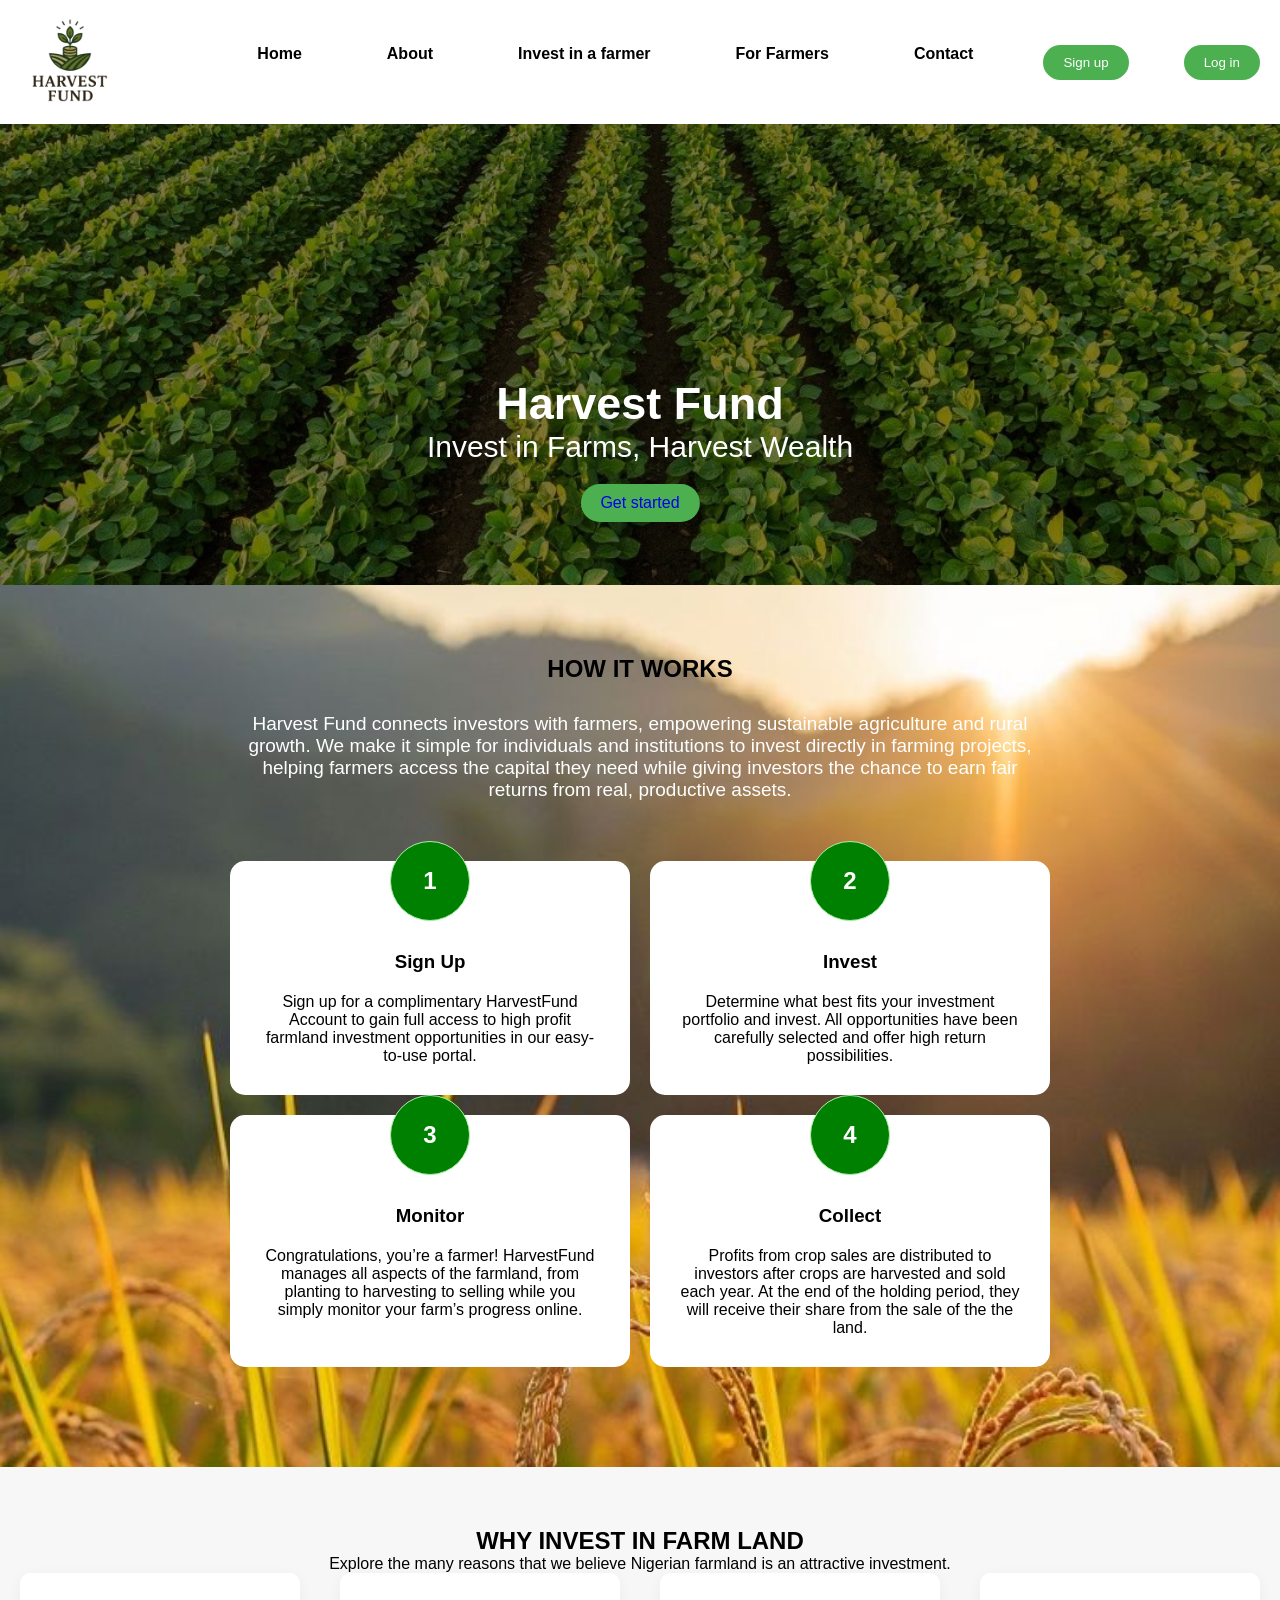
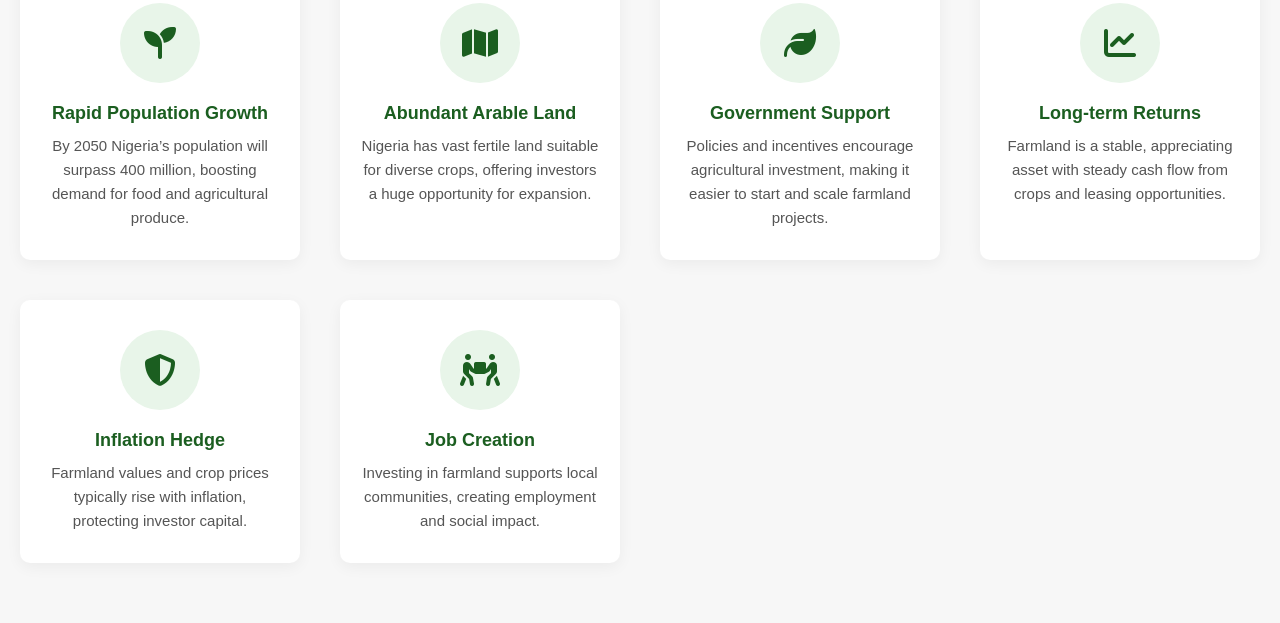
<file: index.html>
<!DOCTYPE html>
<html lang="en">
<head>
    <meta charset="UTF-8">
    <meta name="viewport" content="width=device-width, initial-scale=1.0">
    <link rel="stylesheet" href="./style.css">
    <title>Harvest Fund</title>
</head>
<body>
     <!-- nav-bar starts here -->
<section class="hero-section">
  <nav class="navbar">
    <!-- Logo Left -->
    <div class="logo">
      <a href="index.html">
        <img src="./images/logo.png" alt="harvest-logo">
      </a>
    </div>

    <!-- Hamburger Right -->
    <div class="hamburger" id="hamburger">
      <span></span>
      <span></span>
      <span></span>
    </div>

    <!-- Navigation Links -->
    <ul class="nav-links" id="nav-links">
      <li><a href="index.html">Home</a></li>
      <li><a href="about.html">About</a></li>
      <li><a href="invest.html">Invest in a farmer</a></li>
      <li><a href="For Farmers.html">For Farmers</a></li>
      <li><a href="contact.html">Contact</a></li>
      <li><button class="sign"><a href="./signup.html">Sign up</a></button></li>
      <li><button class="sign"><a href="./login.html">Log in</a></button></li>
    </ul>
  </nav>
</section>



    <!-- nav-bar ends here -->
     <!--hero-section starts here-->
    <section class="hero-section1"> 
       <div class="hero-image">
       <div class="hero-text">
            <h1>Harvest Fund</h1>
            <p>Invest in Farms, Harvest Wealth</p>
            <button><a href="./signup.html">Get started</a></button>
       </div>
       </div>
    </section>  
    <!-- hero-section ends here -->

    <!-- how it works starts here -->
     <section class="how-it-works">
      <div class="context">
      <h1>HOW IT WORKS</h1>
      <p>Harvest Fund connects investors with farmers, empowering sustainable agriculture and rural growth.
         We make it simple for individuals and institutions to invest directly in farming projects, helping farmers access the capital they need
         while giving investors the chance to earn fair returns from real, productive assets.</p>
      </div>
       <section class="how-it-works2">
         <!-- how it works 1-->
      <div class="context2">
         <h2>1</h2>
         <h1>Sign Up</h1>
         <p>Sign up for a complimentary HarvestFund Account to gain full access to high profit farmland investment opportunities
            in our easy-to-use portal.</p>
      </div>
      <!-- how it works 2-->
      <div class="context2">
         <h2>2</h2>
         <h1>Invest</h1>
         <p>Determine what best fits your investment portfolio and invest.
            All opportunities have been carefully selected and offer high return possibilities. </p>
      </div>
      <!-- how it works 3-->
      <div class="context2">
         <h2>3</h2>
         <h1>Monitor</h1>
         <p>Congratulations, you’re a farmer! HarvestFund manages all aspects of the farmland, 
            from planting to harvesting to selling while you simply monitor your farm’s progress online.</p>
      </div>
      <!-- how it works 4-->
      <div class="context2">
         <h2>4</h2>
         <h1>Collect</h1>
         <p>Profits from crop sales are distributed to investors after crops are harvested and sold each year. At the end of the holding period, 
            they will receive their share from the sale of the the land.</p>
      </div>

     </section>
     </section>

      <section class="why-invest">
  <div class="why-invest1">
       <h1>WHY INVEST IN FARM LAND</h1>
       <p>Explore the many reasons that we believe Nigerian farmland is an attractive investment.</p>
      </div>

    <div class="reasons-grid">
      <div class="reason">
        <div class="icon">
          <i class="fas fa-seedling"></i>
        </div>
        <h3>Rapid Population Growth</h3>
        <p>By 2050 Nigeria’s population will surpass 400 million, boosting demand for food and agricultural produce.</p>
      </div>

      <div class="reason">
        <div class="icon">
          <i class="fas fa-map"></i>
        </div>
        <h3>Abundant Arable Land</h3>
        <p>Nigeria has vast fertile land suitable for diverse crops, offering investors a huge opportunity for expansion.</p>
      </div>

      <div class="reason">
        <div class="icon">
          <i class="fas fa-leaf"></i>
        </div>
        <h3>Government Support</h3>
        <p>Policies and incentives encourage agricultural investment, making it easier to start and scale farmland projects.</p>
      </div>

      <div class="reason">
        <div class="icon">
          <i class="fas fa-chart-line"></i>
        </div>
        <h3>Long-term Returns</h3>
        <p>Farmland is a stable, appreciating asset with steady cash flow from crops and leasing opportunities.</p>
      </div>

      <div class="reason">
        <div class="icon">
          <i class="fas fa-shield-alt"></i>
        </div>
        <h3>Inflation Hedge</h3>
        <p>Farmland values and crop prices typically rise with inflation, protecting investor capital.</p>
      </div>

      <div class="reason">
        <div class="icon">
          <i class="fas fa-people-carry"></i>
        </div>
        <h3>Job Creation</h3>
        <p>Investing in farmland supports local communities, creating employment and social impact.</p>
      </div>
    </div>
  </div>
</section>

<!-- Font Awesome -->
<link
  rel="stylesheet"
  href="https://cdnjs.cloudflare.com/ajax/libs/font-awesome/6.5.0/css/all.min.css"
/>


  
    <script src="./script.js"></script>
</body>
</html>
</file>
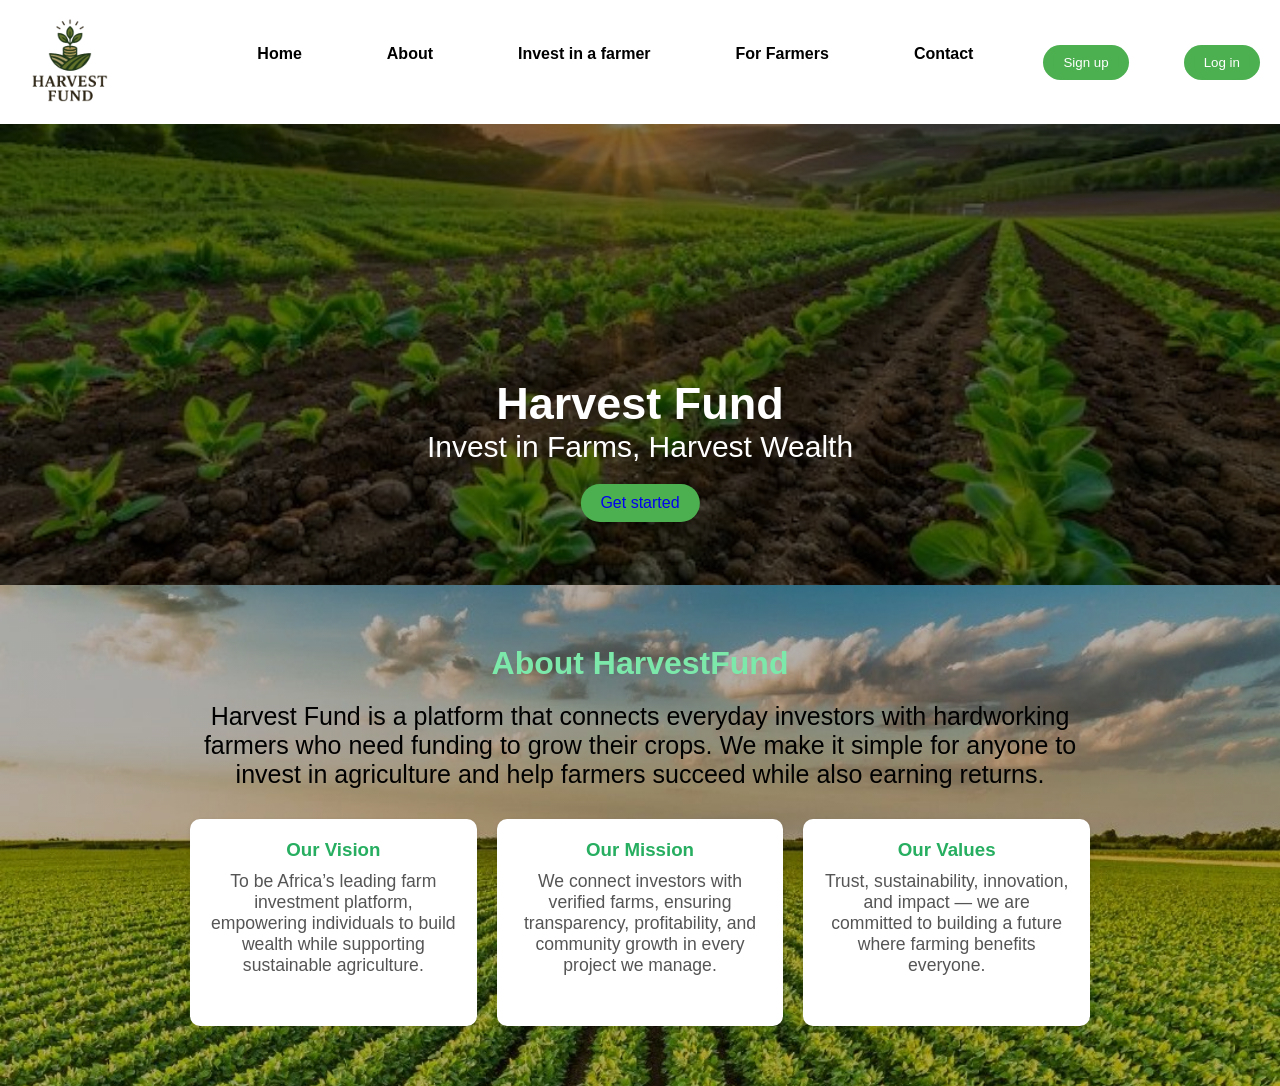
<file: about.html>
<!DOCTYPE html>
<html lang="en">
<head>
    <meta charset="UTF-8">
    <meta name="viewport" content="width=device-width, initial-scale=1.0">
    <link rel="stylesheet" href="./about.css">
    <title>About | HarvestFund </title>
</head>
<body>
  <!-- nav-bar starts here -->
    <section class="hero-section">
     <nav class="navbar">
            <div class="logo">
                <a href="index.html">
            <img src="./images/logo.png"alt="harvest-logo">
            </div>
            </a>
         <ul>
            
            <li><a href="index.html">Home</a></li>
            <li><a href="about.html">About</a></li>
            <li><a href="invest.html">Invest in a farmer</a></li>
            <li><a href="For Farmers.html">For Farmers</a></li>
            <li><a href="contact.html">Contact</a></li>
            <li><button  class="sign"><a href="./signup.html" >Sign up</a></button></li>
            <li><button class="sign"><a href="./login.html">Log in</a></button></li>
         </ul>
    </nav>
    </section>
    <!-- nav-bar ends here -->
     <!--hero-section starts here-->
    <section class="hero-section1"> 
       <div class="hero-image">
       <div class="hero-text">
            <h1>Harvest Fund</h1>
            <p>Invest in Farms, Harvest Wealth</p>
            <button><a href="./signup.html">Get started</a></button>
       </div>
       </div>
    </section>  
    <!-- hero-section ends here -->
    <section id="about">
  <div class="about-container">
    <h2>About HarvestFund</h2>
    
    <div class="about-content">
     Harvest Fund is a platform that connects everyday investors with hardworking farmers 
     who need funding to grow their crops. We make it simple for anyone to invest in agriculture 
     and help farmers succeed
     while also earning returns.
    </p>
    </div>

    <div class="about-cards">
      <div class="about-card">
        <h3>Our Vision</h3>
        <p>
          To be Africa’s leading farm investment platform, empowering individuals to build wealth while supporting sustainable agriculture.
        </p>
      </div>
      <div class="about-card">
        <h3>Our Mission</h3>
        <p>
          We connect investors with verified farms, ensuring transparency, profitability, and community growth in every project we manage.
        </p>
      </div>
      <div class="about-card">
        <h3>Our Values</h3>
        <p>
          Trust, sustainability, innovation, and impact — we are committed to building a future where farming benefits everyone.
        </p>
      </div>
    </div>
  </div>
</section>
</body>
</html>
</file>
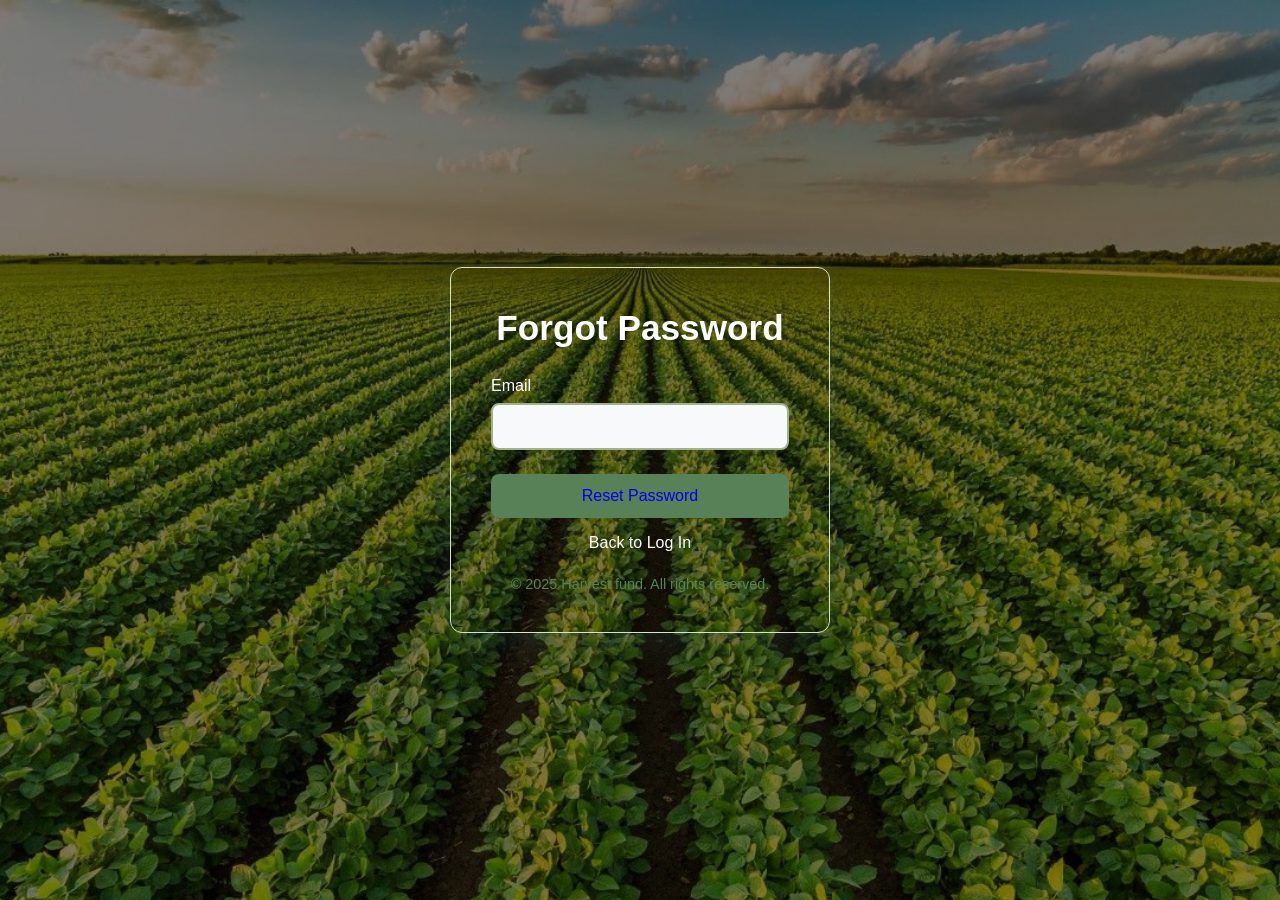
<file: forgot-password.html>
<!DOCTYPE html>
<html lang="en">
<head>
    <meta charset="UTF-8">
    <meta name="viewport" content="width=device-width, initial-scale=1.0">
    <title>Document</title>
    <link rel="stylesheet" href="./forgot-password.css">
</head>
<body>
    <form class="forgot-password">
            <h1>Forgot Password</h1>
            <div class="input-container">
                <label for="email">Email</label>
                <input type="email" id="email" name="email" required>
            </div>
            
            <button type="submit"> <a href="./reset-password.html">Reset Password</a></button>
        
            <div class="links">
                <a href="./login.html">Back to Log In</a>
            </div>
            <div class="footer">
                <p>&copy; 2025 Harvest fund. All rights reserved.</p>
            </div>
            </form>
</body>
</html>
</file>
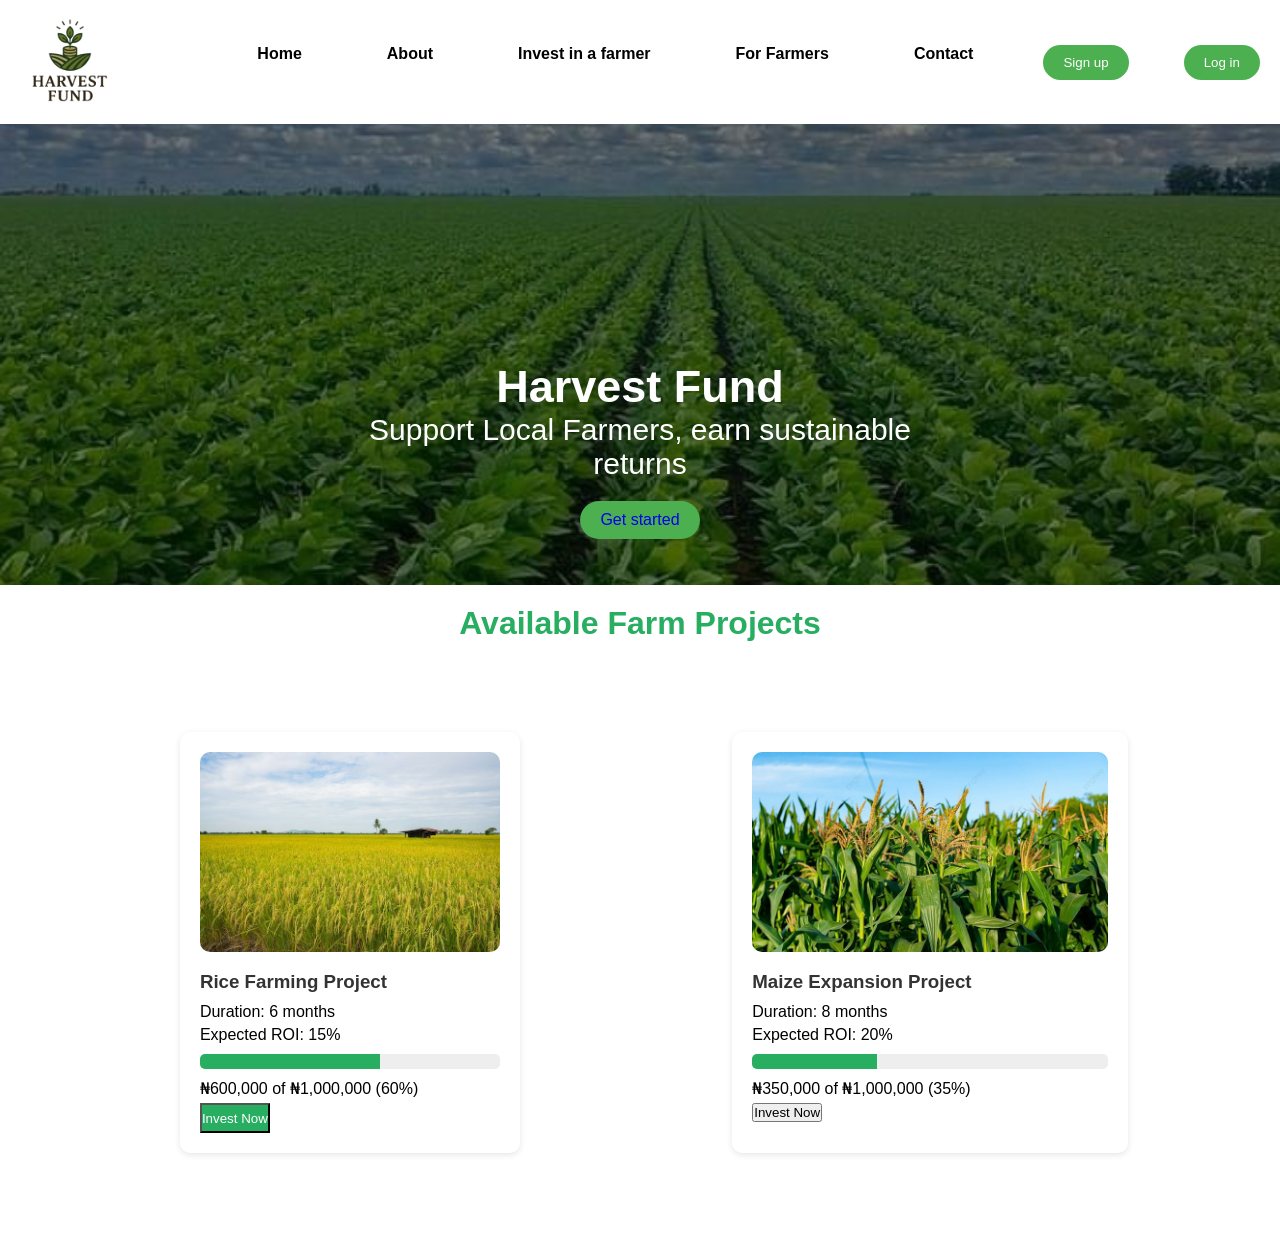
<file: invest.html>
<!DOCTYPE html>
<html lang="en">
<head>
  <meta charset="UTF-8">
  <meta name="viewport" content="width=device-width, initial-scale=1.0">
  <title>Invest in a Farmer | Harvest Fund</title>
  <link rel="stylesheet" href="invest.css">
  <script src="https://js.paystack.co/v1/inline.js"></script>
</head>
<body>

  <!-- NAVBAR -->
   <!-- nav-bar starts here -->
    <section class="hero-section">
     <nav class="navbar">
            <div class="logo">
                <a href="index.html">
            <img src="./images/logo.png"alt="harvest-logo">
            </div>
            </a>
         <ul>
            
            <li><a href="index.html">Home</a></li>
            <li><a href="about.html">About</a></li>
            <li><a href="invest.html">Invest in a farmer</a></li>
            <li><a href="For Farmers.html">For Farmers</a></li>
            <li><a href="contact.html">Contact</a></li>
            <li><button  class="sign"><a href="./signup.html" >Sign up</a></button></li>
            <li><button class="sign"><a href="./login.html">Log in</a></button></li>
         </ul>
    </nav>
    </section>
    <!-- nav-bar ends here -->

    <!--hero-section starts here-->
    <section class="hero-section1"> 
       <div class="hero-image">
       <div class="hero-text">
            <h1>Harvest Fund</h1>
            <p>Support Local Farmers, earn sustainable returns</p>
            <button><a href="./signup.html">Get started</a></button>
       </div>
       </div>
    </section>  
    <!-- hero-section ends here -->

  <!-- FARM LISTINGS -->
  <h2 id="farm-listings">Available Farm Projects</h2>
  <section class="farm-listings">

    <div class="farm-card" data-funded="600000" data-goal="1000000">
      <img src="./images/rice-farm.jpg" class="farm-card-image" alt="Rice Farm">
      <h3>Rice Farming Project</h3>
      <p>Duration: 6 months</p>
      <p>Expected ROI: 15%</p>
      <div class="progress-bar">
        <div class="progress" style="width: 60%"></div>
      </div>
      <p class="funding-text">₦600,000 of ₦1,000,000 (60%)</p>
      <button class="btn-solid-invest-btn">Invest Now</button>
    </div>

    <div class="farm-card" data-funded="350000" data-goal="1000000">
      <img src="./images/maize-farm.jpg" class="farm-card-image" alt="Maize Farm">
      <h3>Maize Expansion Project</h3>
      <p>Duration: 8 months</p>
      <p>Expected ROI: 20%</p>
      <div class="progress-bar">
        <div class="progress" style="width: 35%"></div>
      </div>
      <p class="funding-text">₦350,000 of ₦1,000,000 (35%)</p>
      <button class="btn-solid invest-btn">Invest Now</button>
    </div>
  </section>

  <!-- INVEST MODAL -->
  <div id="invest-modal" class="modal">
    <div class="modal-content">
      <span class="close">&times;</span>
      <h2>Invest in this Project</h2>

      <form id="paymentForm">
        <label>Amount to Invest (₦):</label>
        <input type="number" id="amount" required>

        <label>Email:</label>
        <input type="email" id="email-address" required>

        <label>Full Name:</label>
        <input type="text" id="full-name" required>

        <button type="submit" class="btn-solid">Proceed to Payment</button>
      </form>
    </div>
  </div>
</body>
</html>
</file>
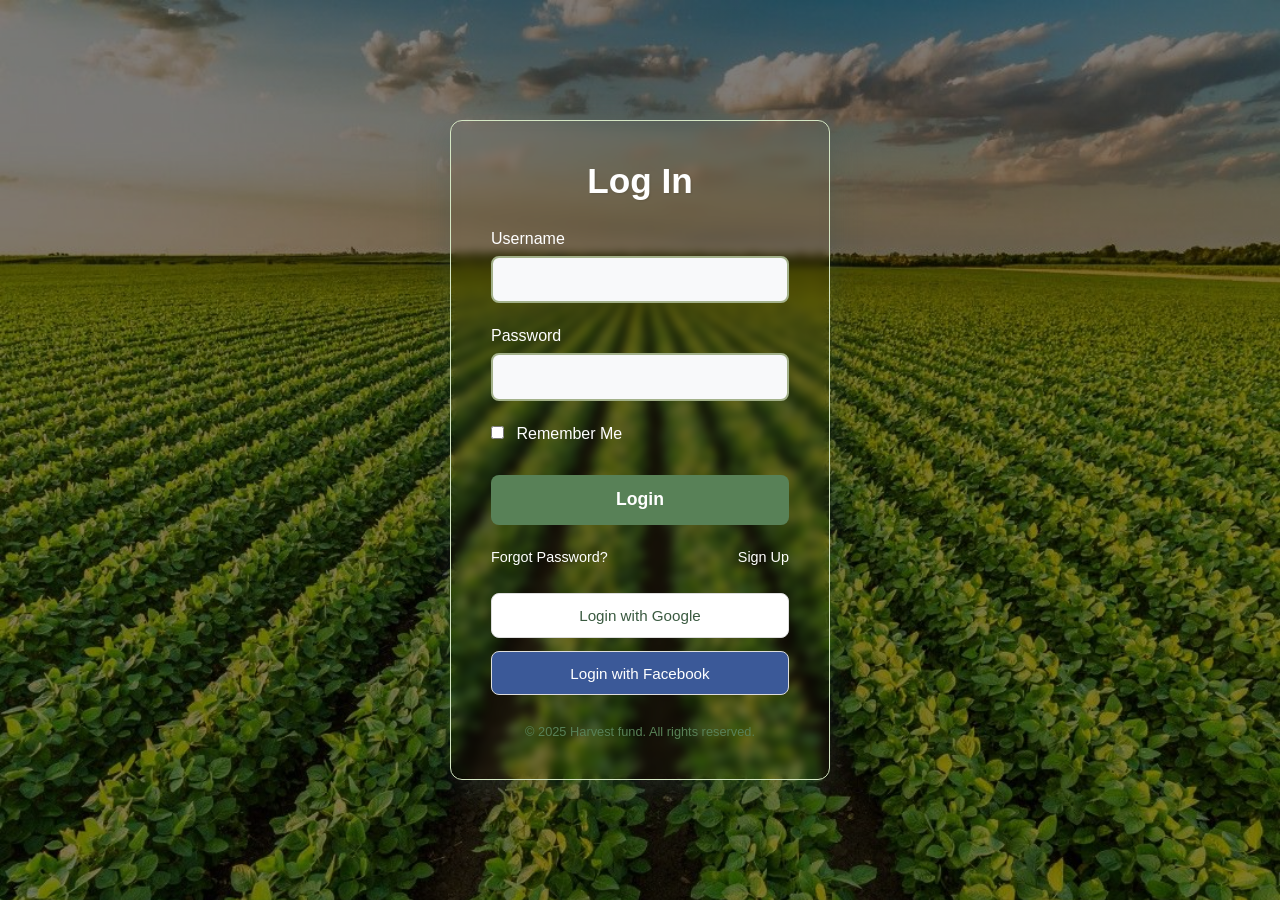
<file: login.html>
<!DOCTYPE html>
<html lang="en">
<head>
    <meta charset="UTF-8">
    <meta name="viewport" content="width=device-width, initial-scale=1.0">
    <title>Document</title>
    <link rel="stylesheet" href="./login.css">
</head>
<body>
    <form class="log-in">
        <h1>Log In</h1>
        <div class="input-container">
            <label for="username">Username</label>
            <input type="text" id="username" name="username" required>
        </div>
        <div class="input-container">
            <label for="password">Password</label>
            <input type="password" id="password" name="password" required>
            </div>
        <div class="input-container">
            <label for="remember-me">
                <input type="checkbox" id="remember-me" name="remember-me">
                Remember Me
            </label>
            </div>
            <button type="submit">Login</button>
        <div class="links">
            <a href="./forgot-password.html">Forgot Password?</a>
            <a href="./signup.html">Sign Up</a>
        </div>
        <div class="social-login">
            <button type="button" class="google">Login with Google</button>
            <button type="button" class="facebook">Login with Facebook</button>
        </div>
        <div class="footer">
            <p>&copy; 2025 Harvest fund. All rights reserved.</p>
            </div>
            </form>
                <!-- <form class="profile">
            <h1>Profile</h1>
            <div class="input-container">
                <label for="profile-username">Username</label>
                <input type="text" id="profile-username" name="profile-username" required>
            </div>
            <div class="input-container">
                <label for="profile-email">Email</label>
                <input type="email" id="profile-email" name="profile-email" required>
            </div>
            <button type="submit">Update Profile</button>
            <div class="links">
                <a href="#">Change Password</a>
                <a href="#">Log Out</a>
            </div>
            <div class="footer">
                <p>&copy; 2025 Harvest fund. All rights reserved.</p>
            </div>
            </form> -->
</body>
</html>
</file>
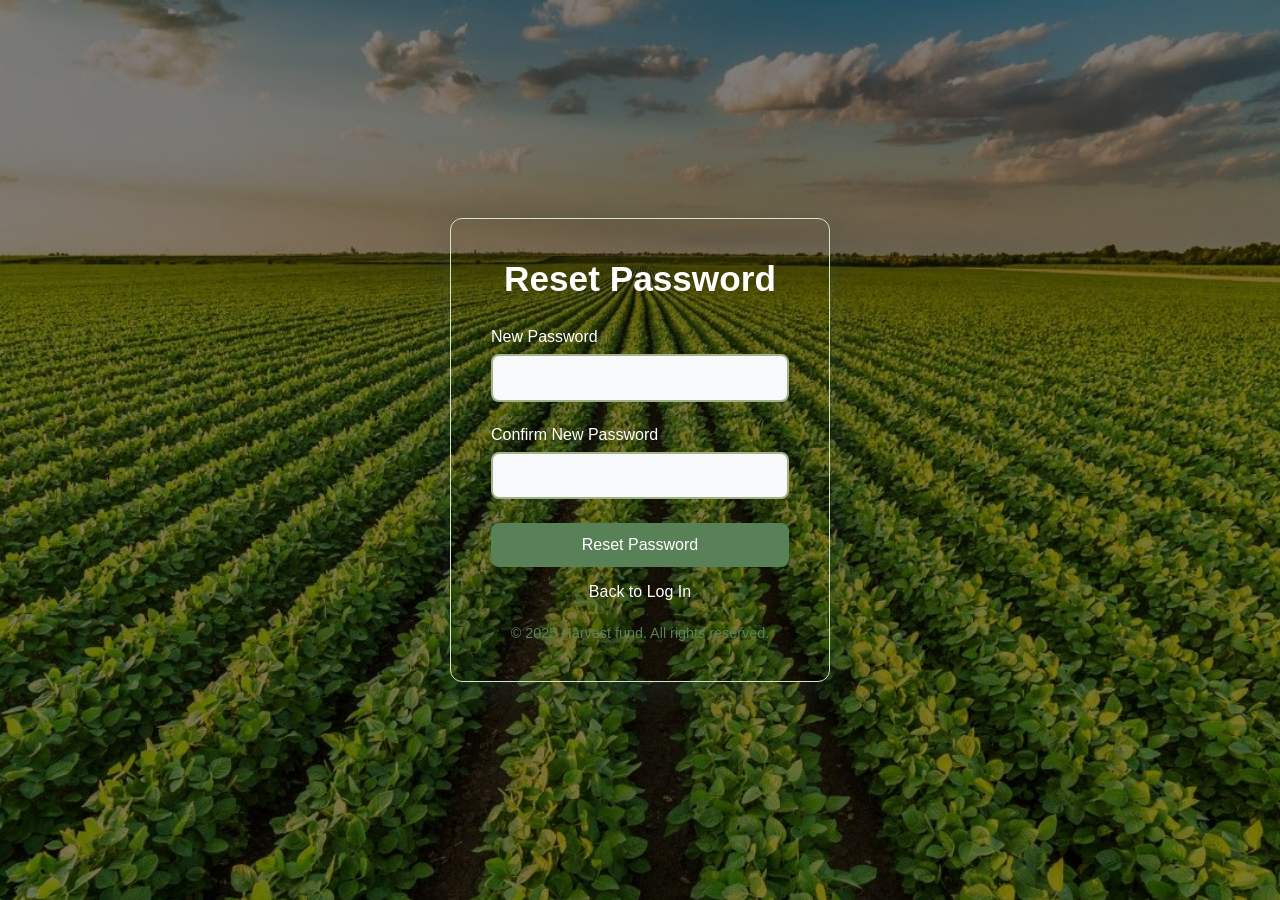
<file: reset-password.html>
<!DOCTYPE html>
<html lang="en">
<head>
    <meta charset="UTF-8">
    <meta name="viewport" content="width=device-width, initial-scale=1.0">
    <title>Document</title>
    <link rel="stylesheet" href="./reset-password.css">
</head>
<body>
    <form class="reset-password">
            <h1>Reset Password</h1>
            <div class="input-container">
                <label for="new-password">New Password</label>
                <input type="password" id="new-password" name="new-password" required>
            </div>
            <div class="input-container">
                <label for="confirm-new-password">Confirm New Password</label>
                <input type="password" id="confirm-new-password" name="confirm-new-password" required>
            </div>
            <button type="submit">Reset Password</button>
            <div class="links">
                <a href="./login.html">Back to Log In</a>
            </div>
            <div class="footer">
                <p>&copy; 2025 Harvest fund. All rights reserved.</p>
            </div>
            </form>
</body>
</html>
</file>
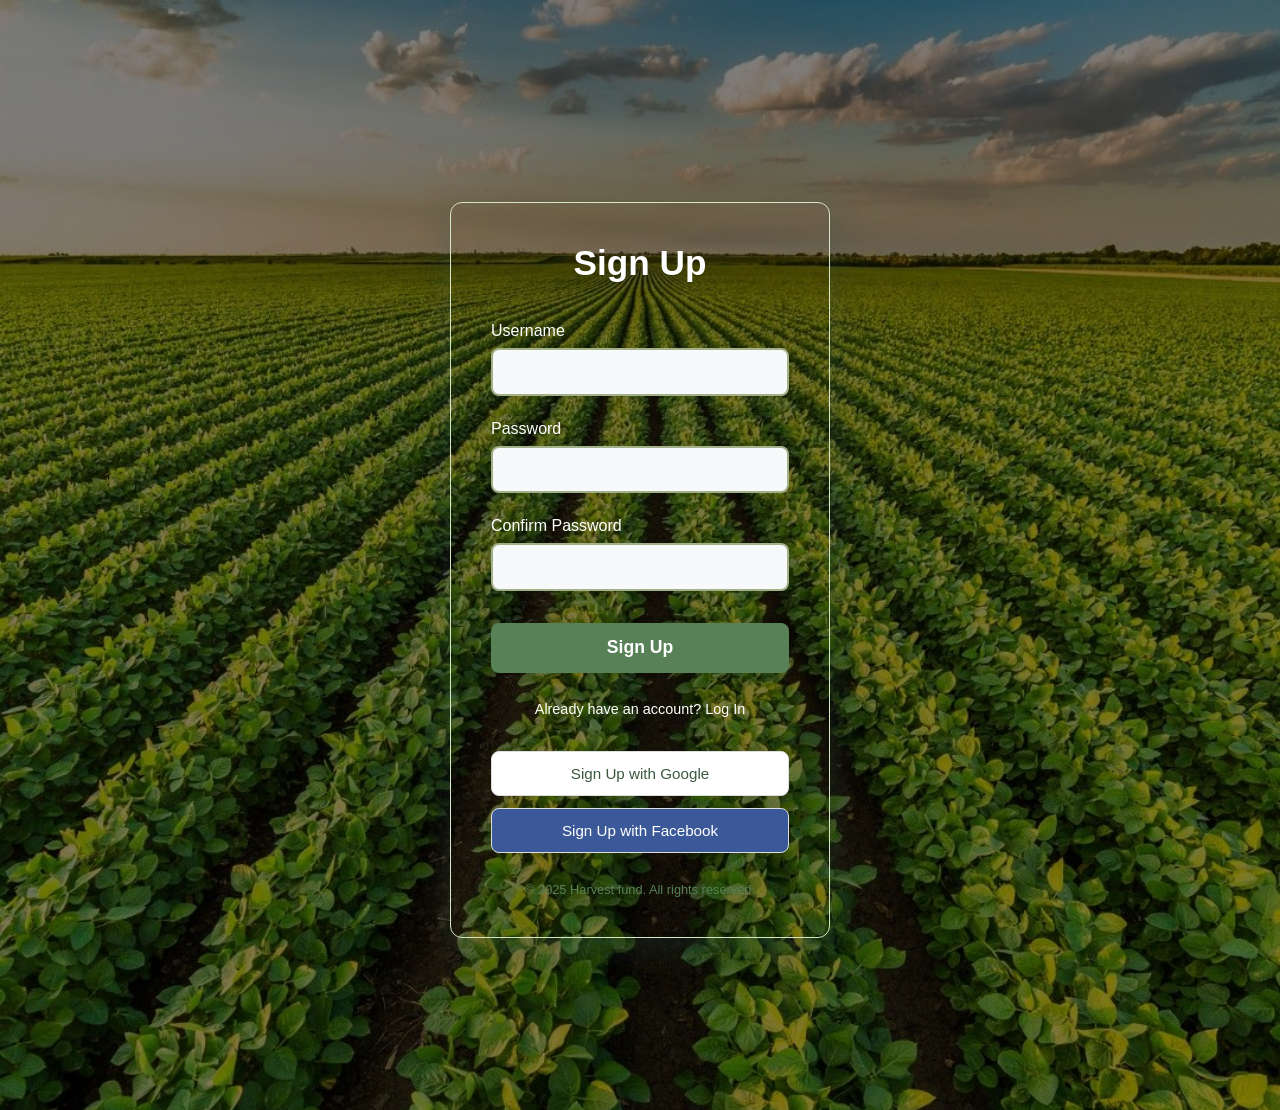
<file: signup.html>
<!DOCTYPE html>
<html lang="en">
<head>
    <meta charset="UTF-8">
    <meta name="viewport" content="width=device-width, initial-scale=1.0">
    <title>Harvest Fund</title>
    <link rel="stylesheet" href="./signup.css">
</head>
<body>
    <form class="sign-up">
            <h1>Sign Up</h1>
            <div class="input-container">
                <label for="new-username">Username</label>
                <input type="text" id="new-username" name="new-username" required>
                </div>
            <div class="input-container">
                <label for="new-password">Password</label>
                <input type="password" id="new-password" name="new-password" required>
                </div>
            <div class="input-container">
                <label for="confirm-password">Confirm Password</label>
                <input type="password" id="confirm-password" name="confirm-password" required>
                </div>
                <button type="submit">Sign Up</button>
            <div class="links">
                <a href="./login.html">Already have an account? Log In</a>
            </div>
            <div class="social-login">
                <button type="button" class="google">Sign Up with Google</button>
                <button type="button" class="facebook">Sign Up with Facebook</button>
                </div>
            <div class="footer">
                <p>&copy; 2025 Harvest fund. All rights reserved.</p>
                </div>
                </form>
</body>
</html>
</file>
<file: style.css>
* {
  margin: 0;
  padding: 0;
  box-sizing: border-box;
}

/* ===========================
   NAVBAR
   =========================== */
.navbar {
  display: flex;
  justify-content: space-between; /* logo left, hamburger/nav right */
  align-items: center;
  padding: 10px 20px;
  position: fixed;
  top: 0;
  left: 0;
  width: 100%;
  z-index: 1000;
  background-color: white;
}

/* Logo */
.logo img {
  width: 100px;
  height: auto;
}

/* Navigation links (desktop) */
.nav-links {
  display: flex;
  gap: 55px;
  list-style: none;
  font-size: 16px;
  font-weight: bold;
  font-family: 'Arial', sans-serif;
}

.nav-links li a {
  padding: 15px;
  text-decoration: none;
  color: black;
}

.nav-links li a:hover {
  color: #4cb561;
}

/* Buttons in navbar */
.nav-links li button {
  padding: 10px;
  background-color: #4CAF50;
  color: white;
  border: none;
  border-radius: 50px;
  cursor: pointer;
}

.nav-links li button a {
  padding: 10px;
  background-color: #4CAF50;
  color: white;
  border-radius: 50px;
  text-decoration: none;
}

.nav-links li button a:hover {
  color: #a0bd0c;
}

/* ===========================
   HAMBURGER MENU
   =========================== */
.hamburger {
  display: none;
  flex-direction: column;
  cursor: pointer;
  gap: 5px;
  z-index: 1001; /* above nav menu */
}

.hamburger span {
  display: block;
  width: 25px;
  height: 3px;
  background: black;
  border-radius: 5px;
  transition: 0.3s;
}

/* Animate into X when open */
.hamburger.open span:nth-child(1) {
  transform: rotate(45deg) translate(5px, 5px);
}
.hamburger.open span:nth-child(2) {
  opacity: 0;
}
.hamburger.open span:nth-child(3) {
  transform: rotate(-45deg) translate(5px, -5px);
}

/* ===========================
   HERO SECTION
   =========================== */
.hero-image {
  background-image: linear-gradient(rgba(0,0,0,0.5),rgba(0,0,0,0.5)), url(./images/backimg.jpg);
  width: 100%;
  height: 585px;
  background-size: cover;
  background-position: center;
}

.hero-text {
  position: absolute;
  top: 50%;
  left: 50%;
  transform: translate(-50%, -50%);
  text-align: center;
  color: white;
  font-family: 'Arial', sans-serif;
  font-size: 30px;
}

.hero-text button {
  margin-top: 20px;
  padding: 10px 20px;
  background-color: #4CAF50;
  color: white;
  border: none;
  border-radius: 50px;
  cursor: pointer;
  font-size: 16px;
}

.hero-text button a {
  text-decoration: none;
}

/* ===========================
   ABOUT SECTION
   =========================== */
.how-it-works {
  background-image: url(./images/farm4.jpg);
  background-size: cover;
  font-family: 'Arial', sans-serif;
  padding: 40px 20px;
}

.context h1, .context p {
  text-align: center;
  font-family: 'Arial', sans-serif;
  padding-top: 30px;
}

.context p {
  font-size: 19px;
  color: white;
  max-width: 800px;
  margin: 0 auto;
}

.how-it-works2 {
  display: flex;
  justify-content: center;
  flex-wrap: wrap;
  gap: 20px;
  padding: 60px 20px;
}

.context2 {
  border: none;
  border-radius: 15px;
  background-color: white;
  text-align: center;
  transition: transform 0.3s ease;
  width: 400px;
  max-width: 100%;
  padding: 20px;
}

.context2:hover {
  transform: translateY(-5px);
}

.context2 h1, .context2 p {
  padding: 10px;
}

.context2 h2 {
  border: 1px solid rgb(170, 239, 170);
  width: 80px;
  height: 80px;
  border-radius: 50%;
  display: flex;
  align-items: center;
  justify-content: center;
  margin: 0 auto 20px;
  background-color: green;
  color: white;
  font-weight: bold;
  position: relative;
  margin-top: -40px;
}

/* ===========================
   WHY INVEST SECTION
   =========================== */
.why-invest {
  background: #f7f7f7;
  padding: 60px 20px;
  font-family: "Segoe UI", Tahoma, Geneva, Verdana, sans-serif;
  text-align: center;
}

.why-invest h2 {
  font-size: 28px;
  font-weight: 700;
  margin-bottom: 40px;
  color: #1b5e20;
}

.why-invest1 {
  max-width: 1200px;
  margin: 0 auto;
}

.reasons-grid {
  display: grid;
  grid-template-columns: repeat(auto-fit, minmax(280px, 1fr));
  gap: 40px;
}

.reason {
  background: #fff;
  border-radius: 10px;
  padding: 30px 20px;
  box-shadow: 0 4px 15px rgba(0, 0, 0, 0.05);
  transition: transform 0.3s ease;
}

.reason:hover {
  transform: translateY(-5px);
}

.icon {
  background: #e8f5e9;
  width: 80px;
  height: 80px;
  border-radius: 50%;
  display: flex;
  align-items: center;
  justify-content: center;
  margin: 0 auto 20px;
}

.icon i {
  font-size: 32px;
  color: #1b5e20;
}

.reason h3 {
  font-size: 18px;
  font-weight: 600;
  margin-bottom: 10px;
  color: #1b5e20;
}

.reason p {
  font-size: 15px;
  color: #555;
  line-height: 1.6;
}

/* ===========================
   RESPONSIVENESS
   =========================== */

/* Mobile nav menu */
@media (max-width: 768px) {
  .hamburger {
    display: flex;
  }

  .nav-links {
    position: absolute;
    top: 70px;
    right: 0;
    background: white;
    flex-direction: column;
    align-items: center;
    width: 100%;
    height: 0;
    overflow: hidden;
    gap: 20px;
    transition: height 0.3s ease-in-out;
  }

  .nav-links.active {
    height: auto;
    padding: 20px 0;
  }
}

/* Extra Small Devices (phones, up to 350px) */
@media (max-width: 350px) {
  .nav-links {
    font-size: 14px;
    gap: 10px;
  }

  .hero-text {
    font-size: 18px;
    padding: 0 10px;
  }

  .how-it-works2 {
    flex-direction: column;
    padding: 20px;
  }

  .context2 {
    width: 100%;
  }
}

/* Small Devices (phones up to 600px) */


@media (max-width: 600px) {
  .nav-links {
    gap: 20px;
    font-size: 15px;
  }

  .hero-text {
    font-size: 22px;
  }

  .how-it-works2 {
    flex-direction: column;
    align-items: center;
    padding: 30px 15px;
  }

  .context2 {
    width: 100%;
    max-width: 500px;
  }
}

/* Tablets (up to 768px) */
@media (max-width: 768px) {
  .hero-text {
    font-size: 26px;
  }

  .how-it-works2 {
    flex-direction: column;
    align-items: center;
  }

  .context2 {
    width: 100%;
    max-width: 550px;
  }
}

/* Small Laptops (up to 1024px) */
@media (max-width: 1024px) {
  .nav-links {
    gap: 30px;
    font-size: 16px;
  }

  .hero-text {
    font-size: 28px;
  }

  .how-it-works2 {
    padding: 50px;
    gap: 15px;
  }

  .context2 {
    width: 45%;
  }
}


@media (max-width: 350px) {
    .how-it-works2 {
        width: 100%;
        justify-content: center;
    }

    .context2 {
        width: 100%;
        margin: 20px;
        padding: 10px;
        text-align: center;
    }
}
</file>
<file: about.css>
*{
    margin: 0;
    padding: 0;
    box-sizing: border-box;
    font-family: Arial, sans-serif;
  
}
/* nav-bar starts here */
.navbar{
    display: flex;
    justify-content: space-between;
    align-items: center;
    padding: 10px 20px;
    position: fixed;
    /* top: o;
    left: 0; */
    width: 100%;
    z-index: 1000;
    background-color: white;
}

.navbar ul{
    list-style: none;
    display: flex;
    gap: 55px;
    text-decoration: none;
    font-size: 16px;
    font-weight: bold;
     font-family: 'Arial', sans-serif;
}

.navbar ul li a{
    padding: 15px;
    text-decoration: none;
    color: black;
}

.navbar ul li a:hover{
    color: #4cb561;
}


.navbar ul li button {
    padding: 10px;
    background-color: #4CAF50;
    color: white;
    border: none;
    border-radius: 50px;
    cursor: pointer;
}
.navbar ul li button a{
    padding: 10px;
    background-color: #4CAF50;
    color: white;
    border: none;
    border-radius: 50px;
    
}
.navbar ul li button a:hover{
    color: #a0bd0c;      
}

.logo img{
    width: 100px;
    height: 100px;
} 

/* nav-bar ends here */

/* hero-section starts here */
.hero-image{
    background-image:linear-gradient(rgba(0,0,0,0.5),rgba(0,0,0,0.5)), url(./images/farm.jpg);
    width: 100%;
    height: 585px;
    background-size: cover;
    background-position: center;
}
.hero-text{
    position: absolute;
    top: 50%;
    left: 50%;
    transform: translate(-50%, -50%);
    text-align: center;
    color: white;
    font-family: 'Arial', sans-serif;
    font-size: 30px;
}

.hero-text button{
   margin-top: 20px;
    padding: 10px 20px;
    background-color: #4CAF50;
    color: white;
    border: none;
    border-radius: 50px;
    cursor: pointer;
    font-size: 16px;
}

.hero-text button a{
    text-decoration: none;
}
/* hero-section ends here */

/* About Us Section Styles */
#about {
  padding: 60px 20px;
  background-image:linear-gradient(rgba(0,0,0,0.3),rgba(0,0,0,0.3)),url(./images/backimg.jpg);
  background-size: cover;
  width: 100%;
}

.about-container {
  max-width: 900px;
  margin: auto;
  text-align: center;
}

.about-content {
    font-size: 25px;
}

.about-container p{
     font-family: Arial, sans-serif;
}

#about h2 {
  font-size: 2em;
  margin-bottom: 20px;
  color: #7ce9aa;
}

#about p {
  font-size: 1.1em;
  margin-bottom: 30px;
  color: #555;
}

.about-cards {
  display: flex;
  flex-wrap: wrap;
  gap: 20px;
  justify-content: center;
  transition: transform 0.5s ease;
}

.about-card:hover{
  transform: translateY(-5px);
}

.about-card {
  flex: 1 1 250px;
  padding: 20px;
  background: white;
  border-radius: 10px;
  box-shadow: 0 2px 5px rgba(0,0,0,0.1);
  text-align: center;
}

.about-card:hover{
  background-color: #d9d9d9;
  transition: 0.5s;
  cursor: pointer;
}    

.about-card h3 {
  margin-bottom: 10px;
  color: #27ae60;
}
</file>
<file: forgot-password.css>
*{
    margin: 0;
    padding: 0;
    box-sizing: border-box;
}
 body {
    font-family: 'Segoe UI', Tahoma, Geneva, Verdana, sans-serif;
    background-image: linear-gradient(rgba(0,0,0,0.5),rgba(0,0,0,0.5)), url(./images/backimg.jpg);
    background-size: cover;
    display: flex;
    justify-content: center;
    align-items: center;
    height: 100vh;
}

.forgot-password{
    background-color: transparent;
    padding: 2.5rem;
    border-radius: 12px;
    box-shadow: 0 8px 32px rgba(47, 79, 79, 0.3);
    width: 380px;
    border: 1px solid #d4e6c3;
    position: relative;
    overflow: hidden;
}

.forgot-password h1 {
    color: #fff;
    text-align: center;
    margin-bottom: 1.8rem;
    font-size: 2.2rem;
    font-weight: 600;
    text-shadow: 1px 1px 2px rgba(0,0,0,0.1);
}

.forgot-password .input-container {
    margin-bottom: 1.5rem;
    position: relative;
}

.forgot-password .input-container label {
    display: block;
    margin-bottom: 0.5rem;
    color: #fff;
    font-weight: 500;
}

.forgot-password .input-container input {
    width: 100%;
    padding: 0.8rem 1rem;
    border: 2px solid #a3b18a;
    border-radius: 8px;
    background-color: #f8f9fa;
    font-size: 1rem;
    transition: all 0.3s ease;
}
.forgot-password .input-container input[type="checkbox"] {
    width: auto;
    margin-right: 0.5rem;
}
.forgot-password .input-container input:focus {
    outline: none;
    border-color: #588157;
    box-shadow: 0 0 0 3px rgba(88, 129, 87, 0.2);
}
.forgot-password button {
    width: 100%;
    padding: 0.8rem;
    background-color: #588157;
    color: white;
    border: none;
    border-radius: 8px;
    font-size: 1rem;
    cursor: pointer;
    transition: background-color 0.3s ease;
}
.forgot-password button a {
    text-decoration: #a3b18a;
}

.forgot-password button:hover {
    background-color: #3a5a40;
}
.forgot-password .links {
    text-align: center;
    margin-top: 1rem;
}
.forgot-password .links a {
    color: #fff;
    text-decoration: none;
    font-weight: 500;
}
.forgot-password .links a:hover {
    color: #3a5a40;
    text-decoration: underline;
}
.forgot-password .social-login {
    display: flex;
    justify-content: center;
    margin-top: 1.5rem;
}

.forgot-password .footer {
    text-align: center;
    margin-top: 1.5rem;
    color: #588157;
    font-size: 0.9rem;
}
.forgot-password .footer a {
    color: #3a5a40;
    text-decoration: none;
}
.forgot-password .footer a:hover {
    text-decoration: underline;
}
.forgot-password .footer a:visited {
    color: #588157;
}
.forgot-password .footer a:active {
    color: #3a5a40;
}
</file>
<file: invest.css>
/* --- HERO SMALL VERSION --- */
*{
    margin: 0;
    padding: 0;
    box-sizing: border-box;
    font-family: Arial, sans-serif;
}
/* nav-bar starts here */
.navbar{
    display: flex;
    justify-content: space-between;
    align-items: center;
    padding: 10px 20px;
    position: fixed;
    /* top: o;
    left: 0; */
    width: 100%;
    z-index: 1000;
    background-color: white;
}

.navbar ul{
    list-style: none;
    display: flex;
    gap: 55px;
    text-decoration: none;
    font-size: 16px;
    font-weight: bold;
     font-family: 'Arial', sans-serif;
}

.navbar ul li a{
    padding: 15px;
    text-decoration: none;
    color: black;
}

.navbar ul li a:hover{
    color: #4cb561;
}


.navbar ul li button {
    padding: 10px;
    background-color: #4CAF50;
    color: white;
    border: none;
    border-radius: 50px;
    cursor: pointer;
}
.navbar ul li button a{
    padding: 10px;
    background-color: #4CAF50;
    color: white;
    border: none;
    border-radius: 50px;
    
}
.navbar ul li button a:hover{
    color: #a0bd0c;      
}

.logo img{
    width: 100px;
    height: 100px;
} 

/* nav-bar ends here */



/* hero-section starts here */
.hero-image{
    background-image:linear-gradient(rgba(0,0,0,0.5),rgba(0,0,0,0.5)), url(./images/farm2.jpg);
    width: 100%;
    height: 585px;
    background-size: cover;
    background-position: center;
}
.hero-text{
    position: absolute;
    top: 50%;
    left: 50%;
    transform: translate(-50%, -50%);
    text-align: center;
    color: white;
    font-family: 'Arial', sans-serif;
    font-size: 30px;
}

.hero-text button{
   margin-top: 20px;
    padding: 10px 20px;
    background-color: #4CAF50;
    color: white;
    border: none;
    border-radius: 50px;
    cursor: pointer;
    font-size: 16px;
}

.hero-text button a{
    text-decoration: none;
}
/* hero-section ends here */

/* --- FARM LISTINGS --- */
.farm-listings {
  max-width: 1200px;
  margin: 50px auto;
  padding: 20px;
  text-align: center;
  display: grid;
  grid-template-columns: repeat(auto-fit, minmax(280px, 1fr));
}
#farm-listings {
  margin-bottom: 30px;
  font-size: 2em;
  color: #27ae60;
  text-align: center;
  padding-top: 20px;
  
}

.farm-card-image{
  /* width: 100%; */
  height: 200px; /* all cards same image height */
  overflow: hidden;
}

.farm-card {
  background: #fff;
  border-radius: 10px;
  box-shadow: 0 2px 6px rgba(0,0,0,0.1);
  margin: 20px auto;
  padding: 20px;
  max-width: 500px;
  text-align: left;
}
.farm-card img {
  width: 100%;
  border-radius: 10px;
  margin-bottom: 15px;
}
.farm-card h3 {
  margin-bottom: 10px;
  color: #333;
}
.farm-card p {
  margin: 5px 0;
}

.btn-solid-invest-btn{
    background-color: #27ae60;
    color: white;
    height: 30px;
    
}

/* --- PROGRESS BAR --- */
.progress-bar {
  background: #eee;
  border-radius: 5px;
  overflow: hidden;
  height: 15px;
  margin: 10px 0;
}
.progress {
  background: #27ae60;
  height: 100%;
  width: 0; /* controlled inline in HTML */
}

/* --- MODAL --- */
.modal {
  display: none; 
  position: fixed;
  z-index: 2000;
  left: 0; top: 0;
  width: 100%; height: 100%;
  background-color: rgba(0,0,0,0.6);
  justify-content: center;
  align-items: center;
}
.modal-content {
  background: #fff;
  padding: 30px;
  border-radius: 10px;
  width: 400px;
  position: relative;
}
.modal-content h2 {
  margin-bottom: 20px;
  color: #27ae60;
}
.modal-content label {
  display: block;
  margin: 10px 0 5px;
  font-weight: bold;
}
.modal-content input {
  width: 100%;
  padding: 10px;
  margin-bottom: 15px;
  border: 1px solid #ccc;
  border-radius: 5px;
}
.modal-content button {
  width: 100%;
}
.close {
  position: absolute;
  top: 10px; right: 15px;
  font-size: 20px;
  font-weight: bold;
  cursor: pointer;
  color: #555;
}
.close:hover {
  color: red;
}
</file>
<file: login.css>
*{
    margin: 0;
    padding: 0;
    box-sizing: border-box;
}

        body {
            font-family: 'Arial', sans-serif;
            background-image:linear-gradient(rgba(0,0,0,0.5),rgba(0,0,0,0.5)), url(./images/backimg.jpg);
            background-size: cover;
            display: flex;
            justify-content: center;
            align-items: center;
            height: 100vh;
            margin: 0;
        }

        .log-in {
            /* background-color: rgba(255, 253, 245, 0.9); */
            background-color: transparent;
            padding: 2.5rem;
            border-radius: 12px;
            box-shadow: 0 8px 32px rgba(47, 79, 79, 0.3);
            width: 380px;
            border: 1px solid #d4e6c3;
            backdrop-filter: blur(5px);
        }

        .log-in h1 {
            color: white;
            text-align: center;
            margin-bottom: 1.8rem;
            font-size: 2.2rem;
            font-weight: 600;
            text-shadow: 1px 1px 2px rgba(0,0,0,0.1);
        }

        .input-container {
            margin-bottom: 1.5rem;
        }

        .input-container label {
            display: block;
            margin-bottom: 0.5rem;
            color: #fff;
            font-weight: 500;
        }

        .input-container input {
            width: 100%;
            padding: 0.8rem 1rem;
            border: 2px solid #a3b18a;
            border-radius: 8px;
            background-color: #f8f9fa;
            font-size: 1rem;
            transition: all 0.3s ease;
        }

        .input-container input[type="checkbox"] {
            width: auto;
            margin-right: 0.5rem;
            accent-color: #588157;
        }

        button[type="submit"] {
            width: 100%;
            padding: 0.9rem;
            background-color: #588157;
            color: white;
            border: none;
            border-radius: 8px;
            font-size: 1.1rem;
            font-weight: 600;
            cursor: pointer;
            transition: all 0.3s ease;
            margin-top: 0.5rem;
        }

        button[type="submit"]:hover {
            background-color: #3a5a40;
            transform: translateY(-2px);
        }

        .links {
            display: flex;
            justify-content: space-between;
            margin: 1.5rem 0;
        }

        .links a {
            color: #fff;
            text-decoration: none;
            font-size: 0.9rem;
            transition: color 0.2s;
        }

        .social-login {
            margin: 1.8rem 0;
        }

        .social-login button {
            width: 100%;
            padding: 0.8rem;
            margin-bottom: 0.8rem;
            border: 1px solid #ddd;
            border-radius: 8px;
            font-size: 0.95rem;
            font-weight: 500;
            cursor: pointer;
            display: flex;
            align-items: center;
            justify-content: center;
            transition: all 0.3s ease;
        }

        .social-login button.google {
            background-color: white;
            color: #3a5a40;
        }

        .social-login button.facebook {
            background-color: #3b5998;
            color: white;
        }

        .social-login button:hover {
            transform: translateY(-2px);
            box-shadow: 0 4px 8px rgba(0,0,0,0.1);
        }

        .footer {
            text-align: center;
            margin-top: 1.5rem;
            color: #588157;
            font-size: 0.8rem;
        }
</file>
<file: signup.css>
*{
    margin: 0;
    padding: 0;
    box-sizing: border-box;
}
 body {
           font-family: 'Arial', sans-serif;
             background-image:linear-gradient(rgba(0,0,0,0.5),rgba(0,0,0,0.5)), url(./images/backimg.jpg);
            background-size: cover;
            display: flex;
            justify-content: center;
            align-items: center;
            height: 120vh;
            margin-top: 30px;
        }

        .sign-up {
            background-color: transparent;
            padding: 2.5rem;
            border-radius: 12px;
            box-shadow: 0 8px 32px rgba(47, 79, 79, 0.3);
            width: 380px;
            border: 1px solid #d4e6c3;
            position: relative;
            overflow: hidden;
        }

        .sign-up h1 {
            color: #fff;
            text-align: center;
            margin-bottom: 1.8rem;
            font-size: 2.2rem;
            font-weight: 600;
            text-shadow: 1px 1px 2px rgba(0,0,0,0.1);
            position: relative;
            padding-bottom: 10px;
        }

        .input-container {
            margin-bottom: 1.5rem;
            position: relative;
        }

        .input-container label {
            display: block;
            margin-bottom: 0.5rem;
            color: #fff;
            font-weight: 500;
        }

        .input-container input {
            width: 100%;
            padding: 0.8rem 1rem;
            border: 2px solid #a3b18a;
            border-radius: 8px;
            background-color: #f8f9fa;
            font-size: 1rem;
            transition: all 0.3s ease;
        }

        button[type="submit"] {
            width: 100%;
            padding: 0.9rem;
            background-color: #588157;
            color: white;
            border: none;
            border-radius: 8px;
            font-size: 1.1rem;
            font-weight: 600;
            cursor: pointer;
            transition: all 0.3s ease;
            margin-top: 0.5rem;
            position: relative;
            overflow: hidden;
        }

        button[type="submit"]:hover {
            background-color: #3a5a40;
            transform: translateY(-2px);
        }

        .links {
            text-align: center;
            margin: 1.5rem 0;
        }

        .links a {
            color: #fff;
            text-decoration: none;
            font-size: 0.9rem;
            transition: color 0.2s;
            display: inline-block;
            padding: 0.3rem 0;
        }

        .links a:hover {
            color: #3a5a40;
            text-decoration: underline;
        }

        .social-login {
            margin: 1.8rem 0;
        }

        .social-login button {
            width: 100%;
            padding: 0.8rem;
            margin-bottom: 0.8rem;
            border: 1px solid #ddd;
            border-radius: 8px;
            font-size: 0.95rem;
            font-weight: 500;
            cursor: pointer;
            display: flex;
            align-items: center;
            justify-content: center;
            transition: all 0.3s ease;
        }

        .social-login button.google {
            background-color: white;
            color: #3a5a40;
        }

        .social-login button.facebook {
            background-color: #3b5998;
            color: white;
        }

        .social-login button:hover {
            transform: translateY(-2px);
        }

        .footer {
            text-align: center;
            margin-top: 1.5rem;
            color: #588157;
            font-size: 0.8rem;
        }
</file>
